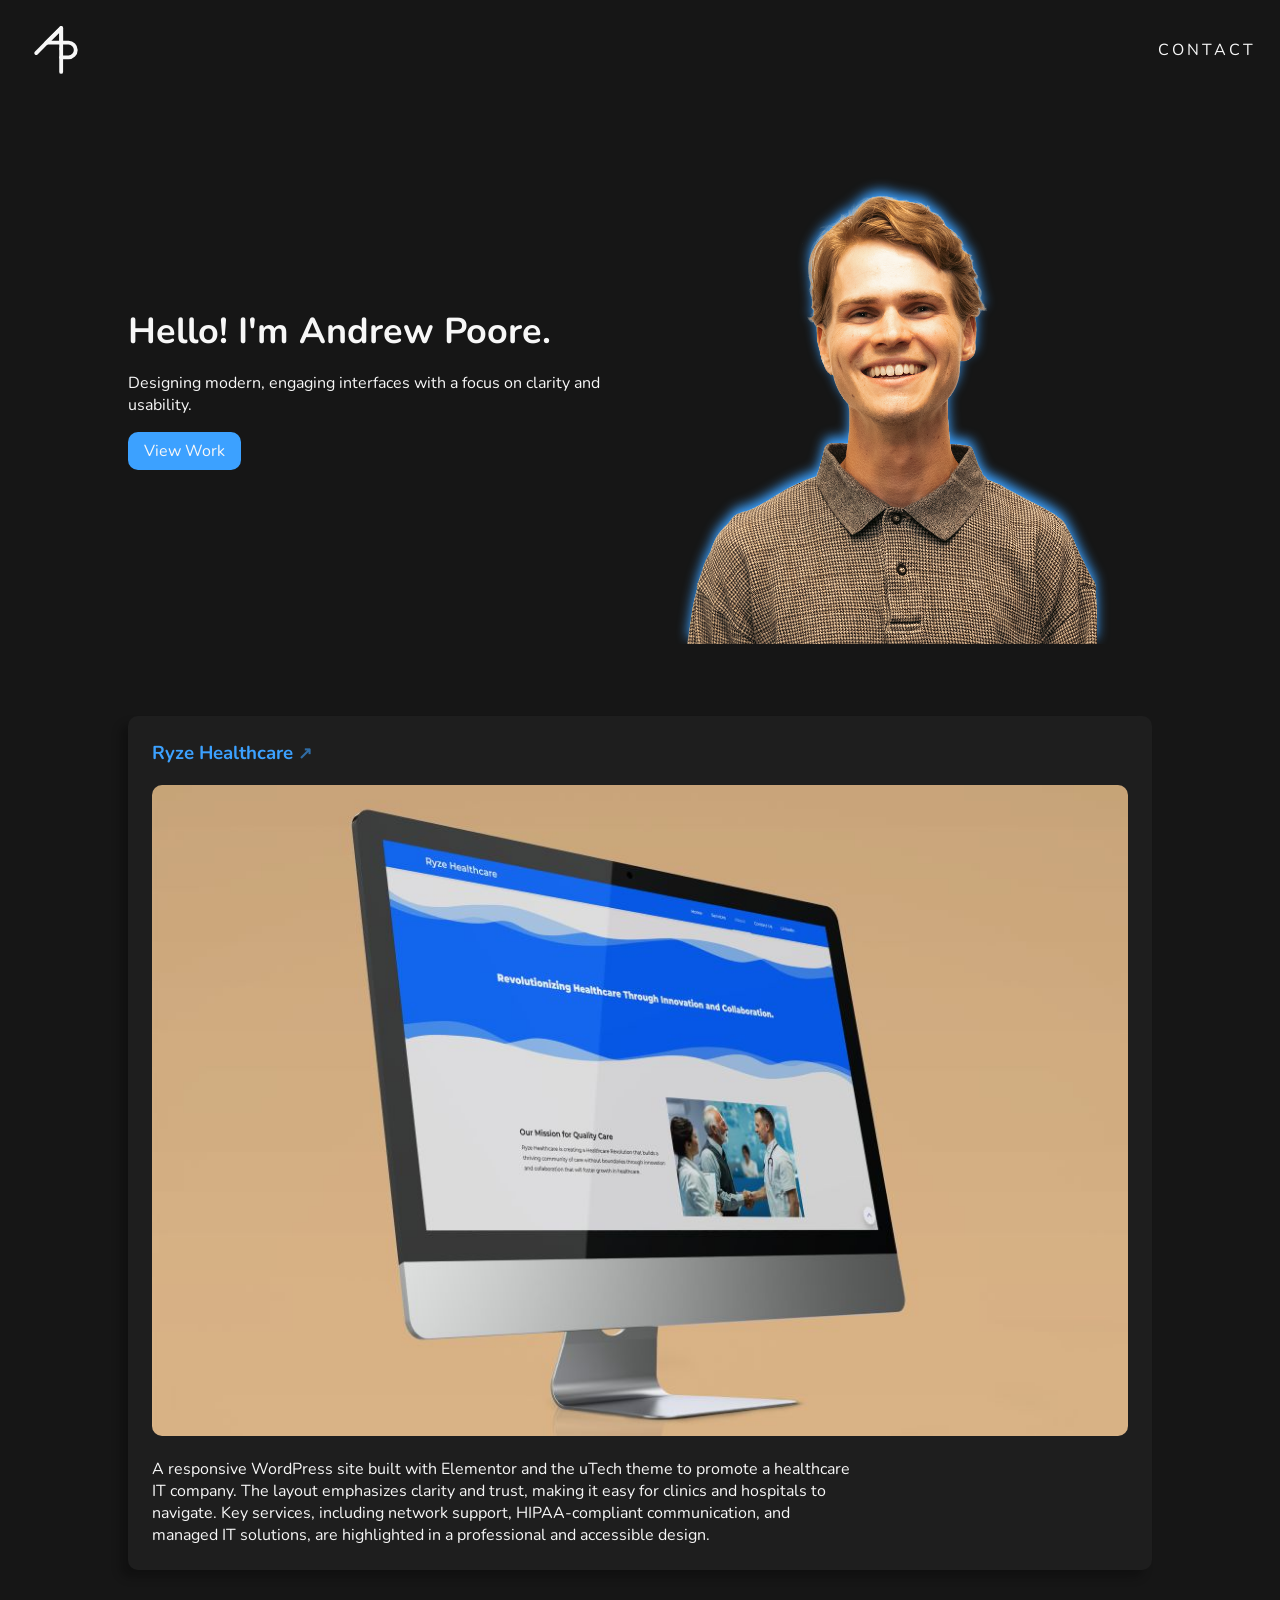
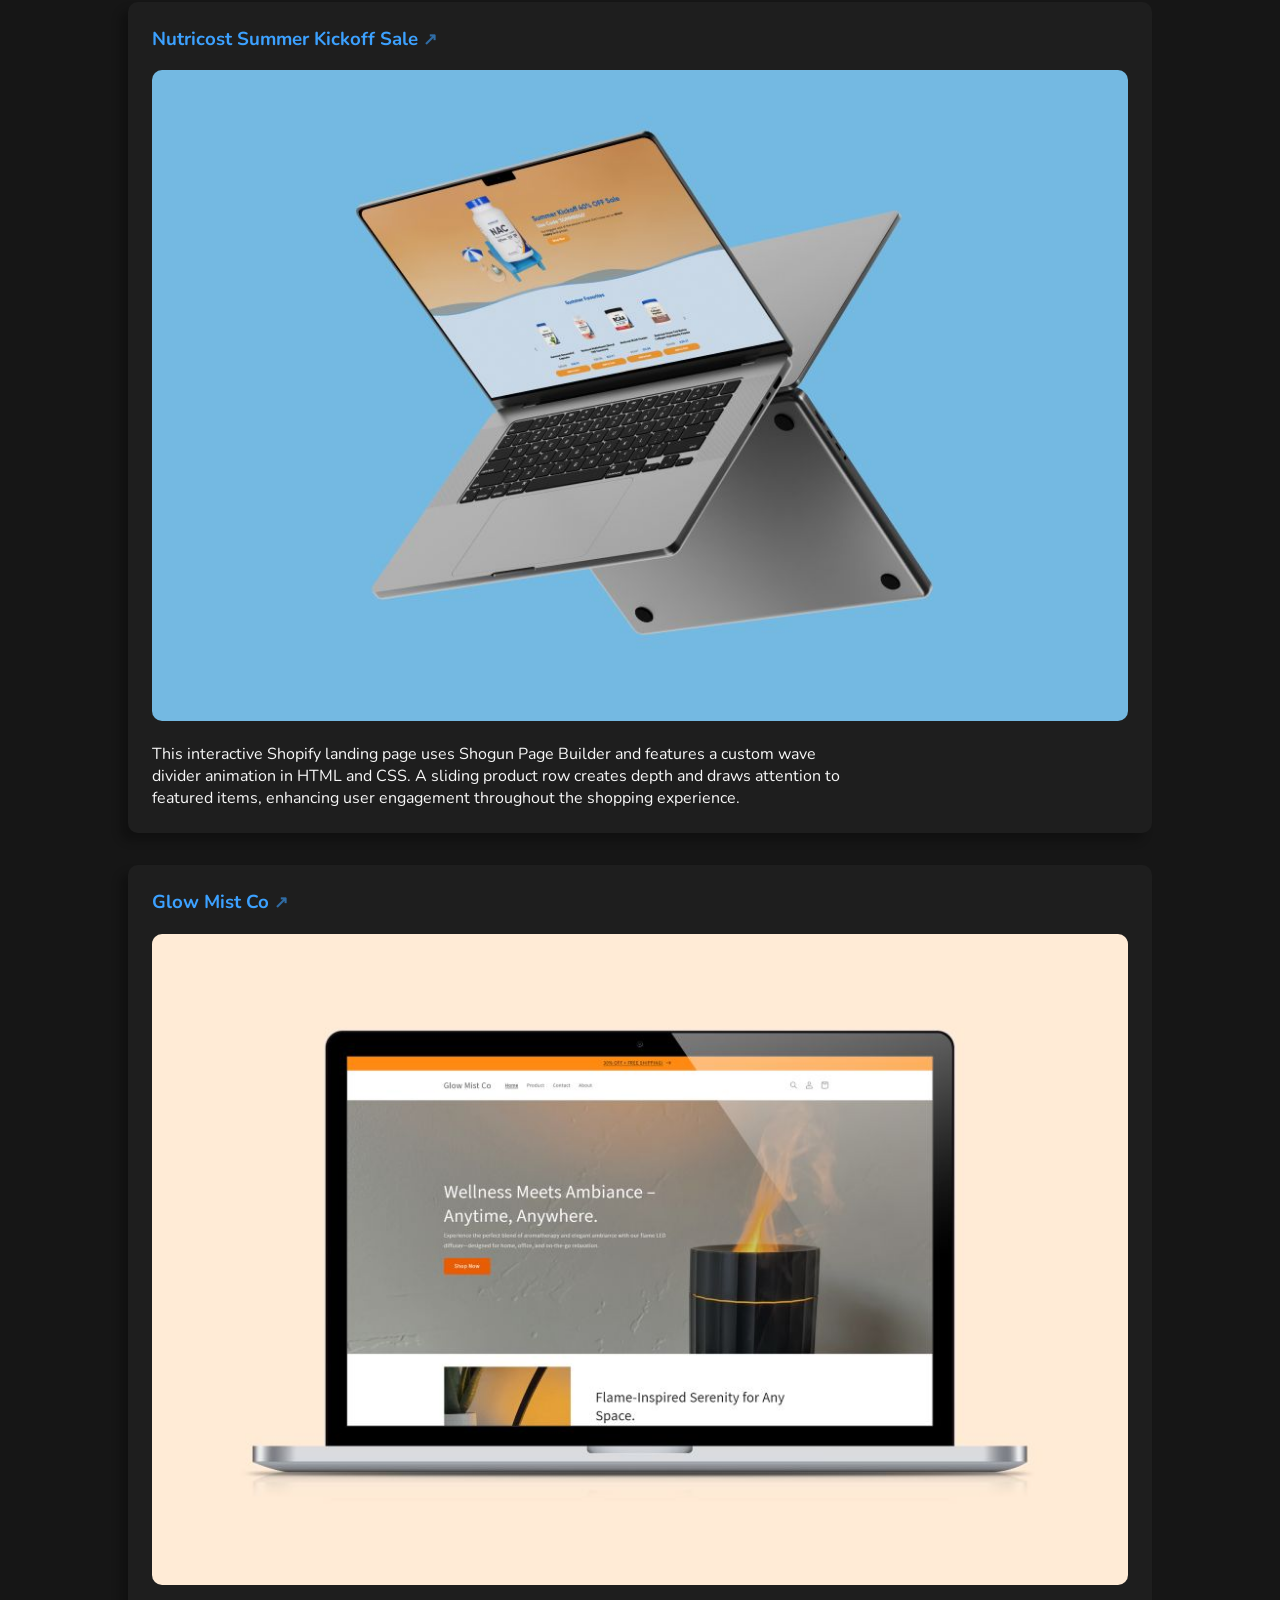
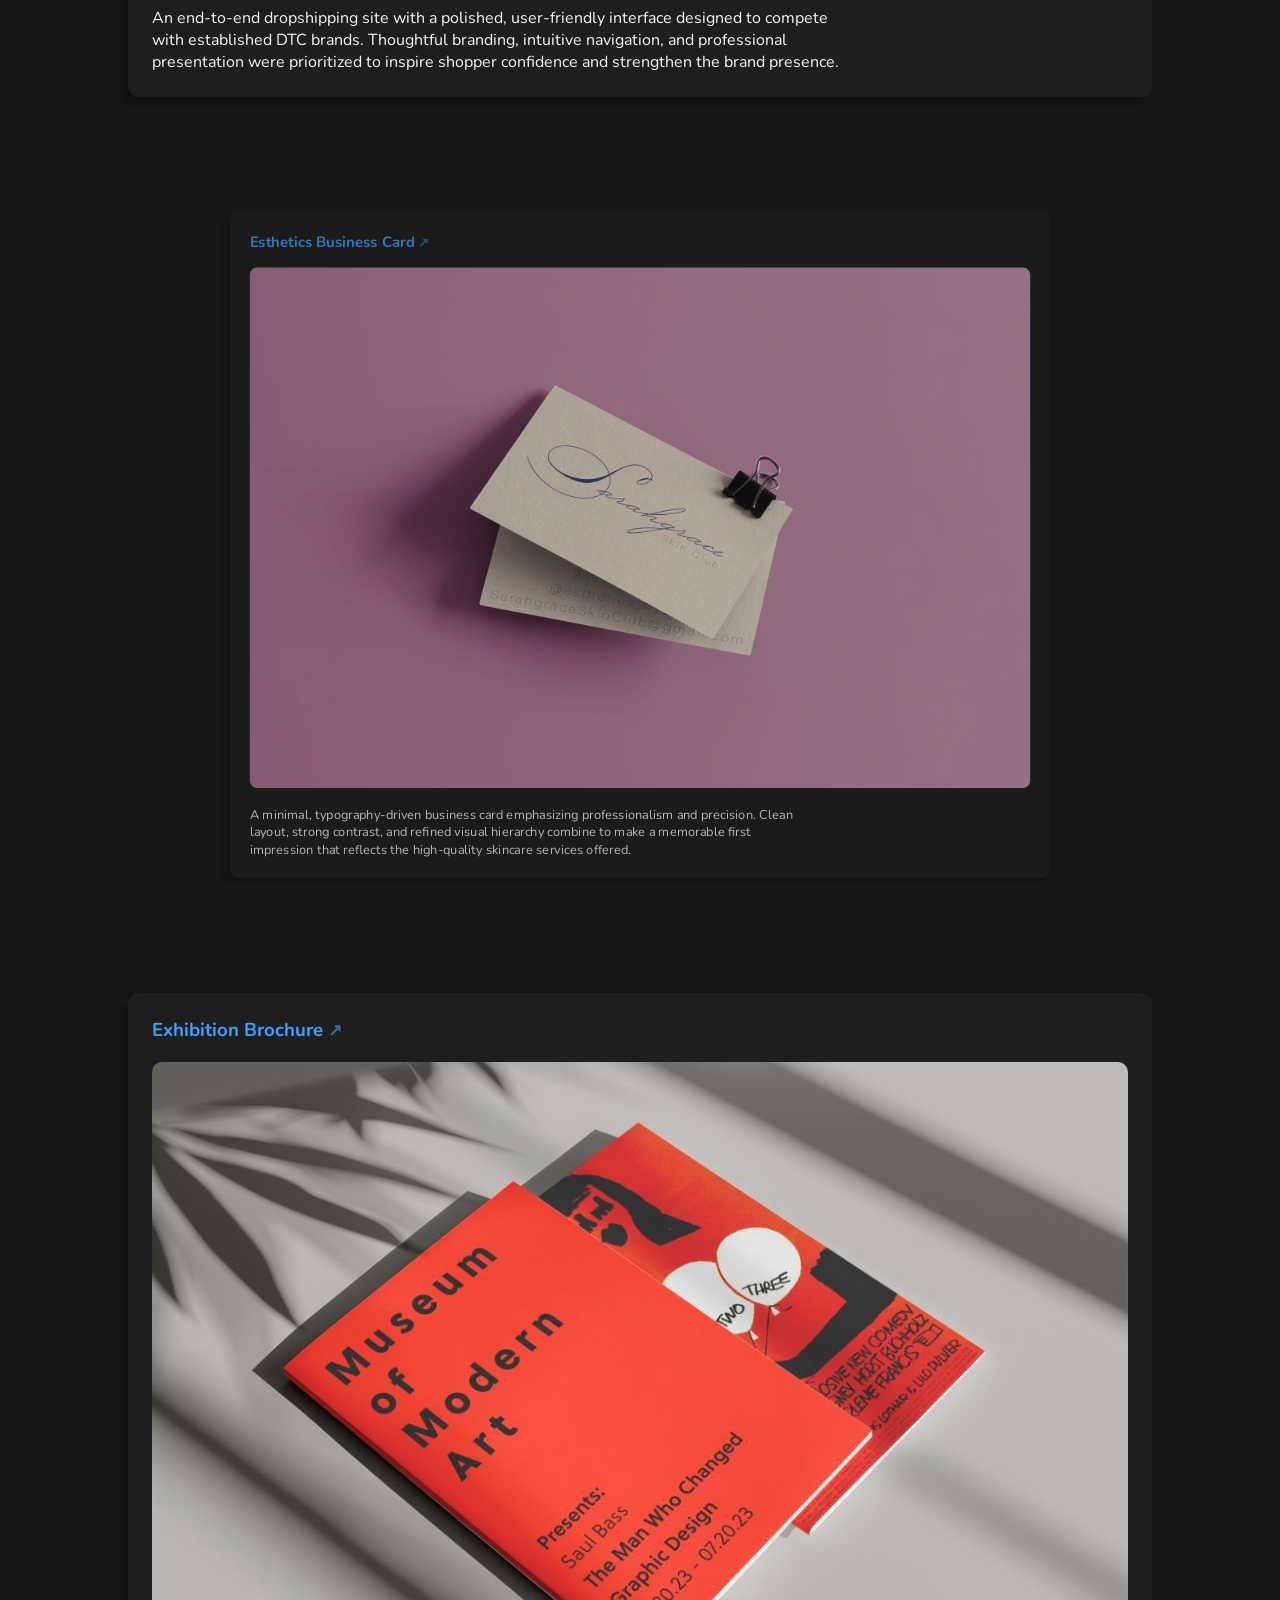
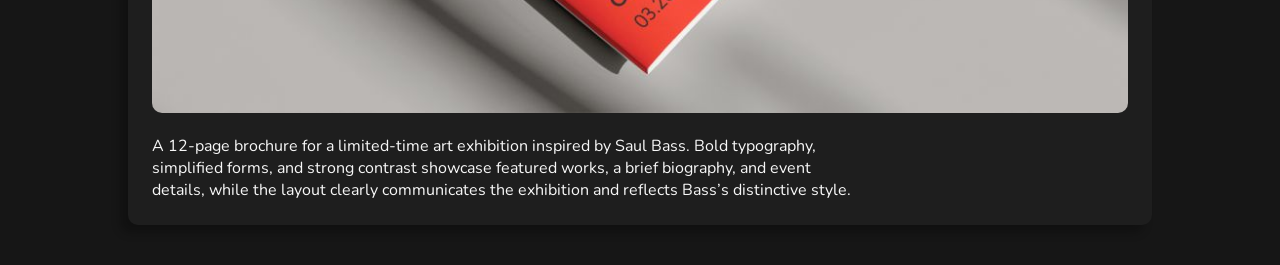
<file: index.html>
<!DOCTYPE html>
<html lang="en">

<head>
    <meta charset="UTF-8">
    <meta name="viewport" content="width=device-width, initial-scale=1.0">
    <meta property="og:image" content="assets/og-img.png">
    <title>Home | Andrew Poore</title>
    <link rel="stylesheet" href="style.css">
    <link rel="icon" type="image/x-icon" href="assets/ap-monogram.ico">
</head>

<body>

    <header>
        <nav>
            <a id="monogram" href="index.html">
                <svg xmlns="http://www.w3.org/2000/svg" xmlns:xlink="http://www.w3.org/1999/xlink" version="1.1"
                    id="Layer_1" x="0px" y="0px" viewBox="0 0 1000 1000" style="enable-background:new 0 0 1000 1000;"
                    xml:space="preserve">
                    <path class="st0"
                        d="M414.8,518.9c0,75.5-61.2,136.7-136.7,136.7c-75.5,0-136.7-61.2-136.7-136.7c0-75.5,61.2-136.7,136.7-136.7  C353.6,382.2,414.8,443.4,414.8,518.9z" />
                    <path class="st0"
                        d="M141.4,792.3c0-75.5,61.2-136.7,136.7-136.7c75.5,0,136.7,61.2,136.7,136.7c0,75.5-61.2,136.7-136.7,136.7  C202.6,929,141.4,867.8,141.4,792.3z" />
                    <path class="st2"
                        d="M580.7,385.9h114.1h0c63,0,114.1,51.1,114.1,114.1v0c0,63-51.1,114.1-114.1,114.1h0H580.7V480.4" />
                    <line class="st2" x1="580.7" y1="842.4" x2="580.7" y2="614.1" />
                    <polygon class="st2" points="580.7,157.6 580.7,385.9 352.4,385.9 " />
                    <line class="st2" x1="352.4" y1="385.9" x2="580.7" y2="157.6" />
                    <line class="st2" x1="191" y1="547.3" x2="352.4" y2="385.9" />
                    <line class="st2" x1="580.7" y1="480.4" x2="580.7" y2="157.6" />
                </svg>
            </a>
            <div class="menu-links">
                <a class="menu-item" href="contact.html">CONTACT</a>
            </div>
        </nav>
    </header>

    <div class="hero-ctn">
        <div class="hero">
            <div class="hero-text">
                <h1>Hello! I'm Andrew Poore.</h1>
                <p>Designing modern, engaging interfaces with a focus on clarity and usability.</p>
                <a id="cta" href="#work">View Work</a>
            </div>
            <img id="hero-img" src="assets/portrait.png">
        </div>
    </div>

    <main class="gallery" id="work">

        <div class="card">
            <a href="https://www.behance.net/gallery/226958779/Modern-Web-Design-for-a-Healthcare-IT-Brand"
                target="_blank">
                <div>
                    <h3 class="card-title">Ryze Healthcare<span class="external-link-icon"> ↗</span>
                    </h3>
                    <img src="assets/rhc-mockup.jpg" alt="Ryze Healthcare Mockup"></img>
                </div>
            </a>
            <p>A responsive WordPress site built with Elementor and the uTech theme to promote a healthcare IT company.
                The layout emphasizes clarity and trust, making it easy for clinics and hospitals to navigate. Key
                services, including network support, HIPAA-compliant communication, and managed IT solutions, are
                highlighted in a professional and accessible design.
            </p>
        </div>

        <div class="card">
            <a href="https://www.behance.net/gallery/228680949/High-Converting-Shopify-Landing-Page-Nutricost"
                target="_blank">
                <div>
                    <h3 class="card-title">Nutricost Summer Kickoff Sale<span class="external-link-icon"> ↗</span>
                    </h3>
                    <img src="assets/ntc-mockup.jpg" alt="Nutricost Summer Sale Mockup"></img>
                </div>
            </a>
            <p>This interactive Shopify landing page uses Shogun Page Builder and features a custom wave divider
                animation in HTML and CSS. A sliding product row creates depth and draws attention to featured items,
                enhancing user engagement throughout the shopping experience.</p>
        </div>

        <div class="card">
            <a href="https://www.behance.net/gallery/223082425/Wellness-E-Commerce-Website-UXUI-Brand-Design"
                target="_blank">
                <div>
                    <h3 class="card-title">Glow Mist Co<span class="external-link-icon"> ↗</span>
                    </h3>
                    <img src="assets/gmc-mockup.jpg" alt="Glow Mist Co Home Page Mockup"></img>
                </div>
            </a>
            <p>An end-to-end dropshipping site with a polished, user-friendly interface designed to compete with
                established DTC brands. Thoughtful branding, intuitive navigation, and professional presentation were
                prioritized to inspire shopper confidence and strengthen the brand presence.</p>
        </div>

        <div class="card">
            <a href="https://www.behance.net/gallery/192209465/Business-Card-Typography-Design" target="_blank">
                <div>
                    <h3 class="card-title">Esthetics Business Card<span class="external-link-icon"> ↗</span>
                    </h3>
                    <img src="assets/sgsc-mockup.jpg" alt="Esthetics Business Card Mockup"></video>
                </div>
            </a>
            <p>A minimal, typography-driven business card emphasizing professionalism and precision. Clean layout,
                strong contrast, and refined visual hierarchy combine to make a memorable first impression that reflects
                the high-quality skincare services offered.</p>
        </div>

        <div class="card">
            <a href="https://www.behance.net/gallery/169099021/Exhibition-Brochure-Design" target="_blank">
                <div>
                    <h3 class="card-title">Exhibition Brochure<span class="external-link-icon"> ↗</span>
                    </h3>
                    <img src="assets/art-exhibition-mockup.jpg" alt="Exhibition Brochure Mockup"></img>
                </div>
            </a>
            <p>A 12-page brochure for a limited-time art exhibition inspired by Saul Bass. Bold typography, simplified
                forms, and strong contrast showcase featured works, a brief biography, and event details, while the
                layout clearly communicates the exhibition and reflects Bass’s distinctive style.</p>
        </div>

    </main>

    <script>
        const cards = document.querySelectorAll('.card');

        const observer = new IntersectionObserver((entries) => {
            entries.forEach(entry => {
                if (entry.isIntersecting) {
                    entry.target.classList.add('in-view');
                    observer.unobserve(entry.target);
                }
            });
        }, {
            threshold: 0.75
        });

        cards.forEach(card => observer.observe(card));
    </script>
</body>

</html>
</file>
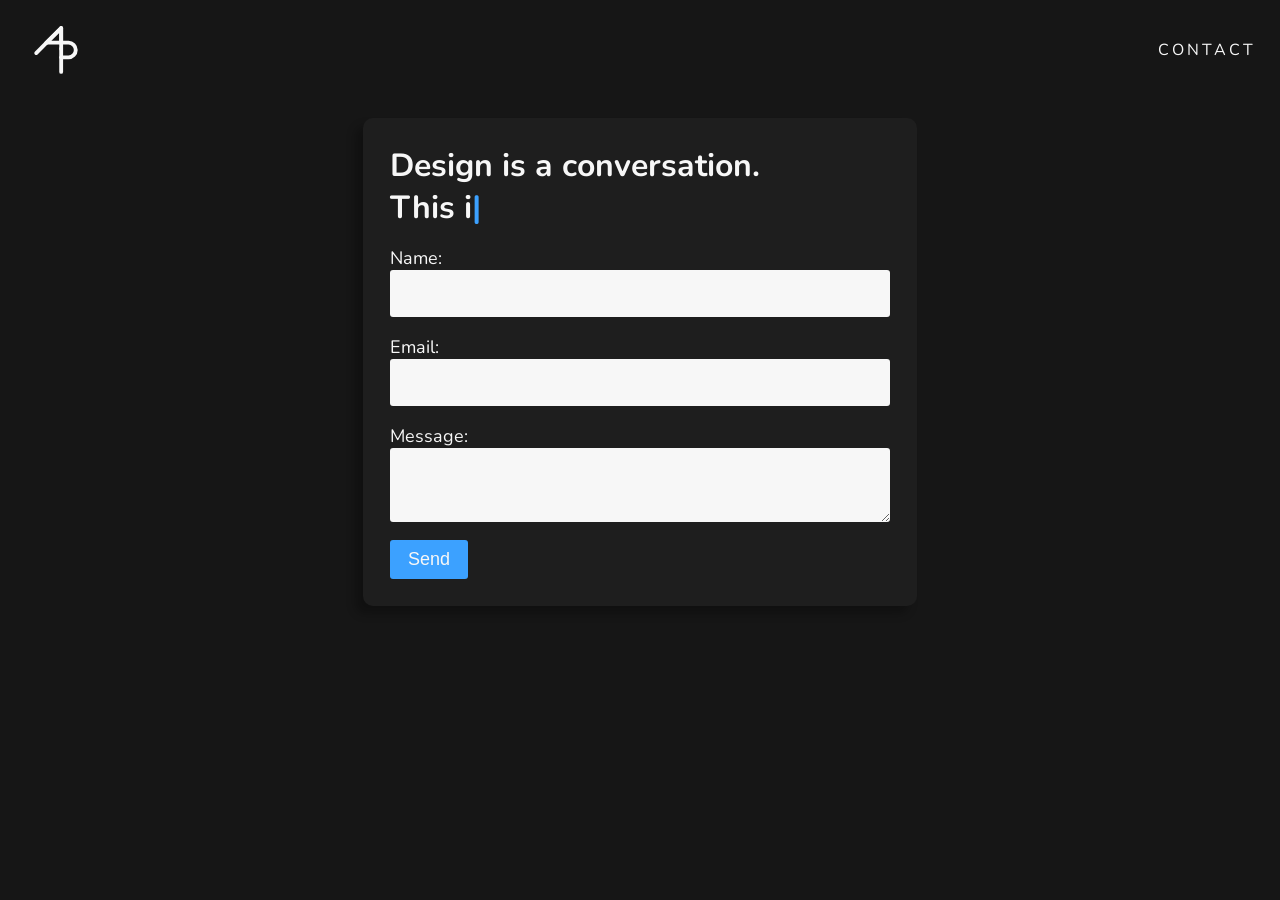
<file: contact.html>
<!DOCTYPE html>
<html lang="en">

<head>
    <meta charset="UTF-8">
    <meta name="viewport" content="width=device-width, initial-scale=1.0">
    <meta property="og:image" content="assets/og-img.png">
    <title>Contact | Andrew Poore</title>
    <link rel="icon" type="image/x-icon" href="assets/ap-monogram.ico">
    <link rel="stylesheet" href="style.css">
</head>

<body>

    <header>
        <nav>
            <a id="monogram" href="index.html">
                <svg xmlns="http://www.w3.org/2000/svg" xmlns:xlink="http://www.w3.org/1999/xlink" version="1.1"
                    id="Layer_1" x="0px" y="0px" viewBox="0 0 1000 1000" style="enable-background:new 0 0 1000 1000;"
                    xml:space="preserve">
                    <path class="st0"
                        d="M414.8,518.9c0,75.5-61.2,136.7-136.7,136.7c-75.5,0-136.7-61.2-136.7-136.7c0-75.5,61.2-136.7,136.7-136.7  C353.6,382.2,414.8,443.4,414.8,518.9z" />
                    <path class="st0"
                        d="M141.4,792.3c0-75.5,61.2-136.7,136.7-136.7c75.5,0,136.7,61.2,136.7,136.7c0,75.5-61.2,136.7-136.7,136.7  C202.6,929,141.4,867.8,141.4,792.3z" />
                    <path class="st2"
                        d="M580.7,385.9h114.1h0c63,0,114.1,51.1,114.1,114.1v0c0,63-51.1,114.1-114.1,114.1h0H580.7V480.4" />
                    <line class="st2" x1="580.7" y1="842.4" x2="580.7" y2="614.1" />
                    <polygon class="st2" points="580.7,157.6 580.7,385.9 352.4,385.9 " />
                    <line class="st2" x1="352.4" y1="385.9" x2="580.7" y2="157.6" />
                    <line class="st2" x1="191" y1="547.3" x2="352.4" y2="385.9" />
                    <line class="st2" x1="580.7" y1="480.4" x2="580.7" y2="157.6" />
                </svg>
            </a>
            <div class="menu-links">
                <a class="menu-item" href="contact.html">CONTACT</a>
            </div>
        </nav>
    </header>

    <div class="form-ctn">
        <form action="https://formsubmit.co/1227096b5bca97c965f0b5b3604bbf89" method="POST">

            <h1 class="heading">
                Design is a conversation.<br />
                <span id="typed-content"></span><span id="cursor">|</span>
            </h1>


            <input type="hidden" name="_next" value="https://andrewpoore.github.io/portfolio/thanks.html">

            <div class="input">
                <label for="name">Name:</label>
                <input id="name" type="text" name="name" required>
            </div>

            <div class="input">
                <label for="email">Email:</label>
                <input id="email" type="email" name="email" required>
            </div>

            <div class="input">
                <label for="message">Message:</label>
                <textarea id="message" name="Message" required></textarea>
            </div>

            <button id="contact-btn" type="submit">Send</button>

        </form>
    </div>

    <script>
        const message = "This is where it starts.";
        const typedContent = document.getElementById("typed-content");
        const cursor = document.getElementById("cursor");
        let index = 0;
        const speed = 100;
        const delayBeforeTyping = 500;

        function type() {
            if (index < message.length) {
                typedContent.textContent += message.charAt(index);
                index++;
                setTimeout(type, speed);
            } else {
                // Optional: stop cursor blinking
                // cursor.style.animation = 'none';
            }
        }

        setTimeout(type, delayBeforeTyping);
    </script>

</body>

</html>
</file>
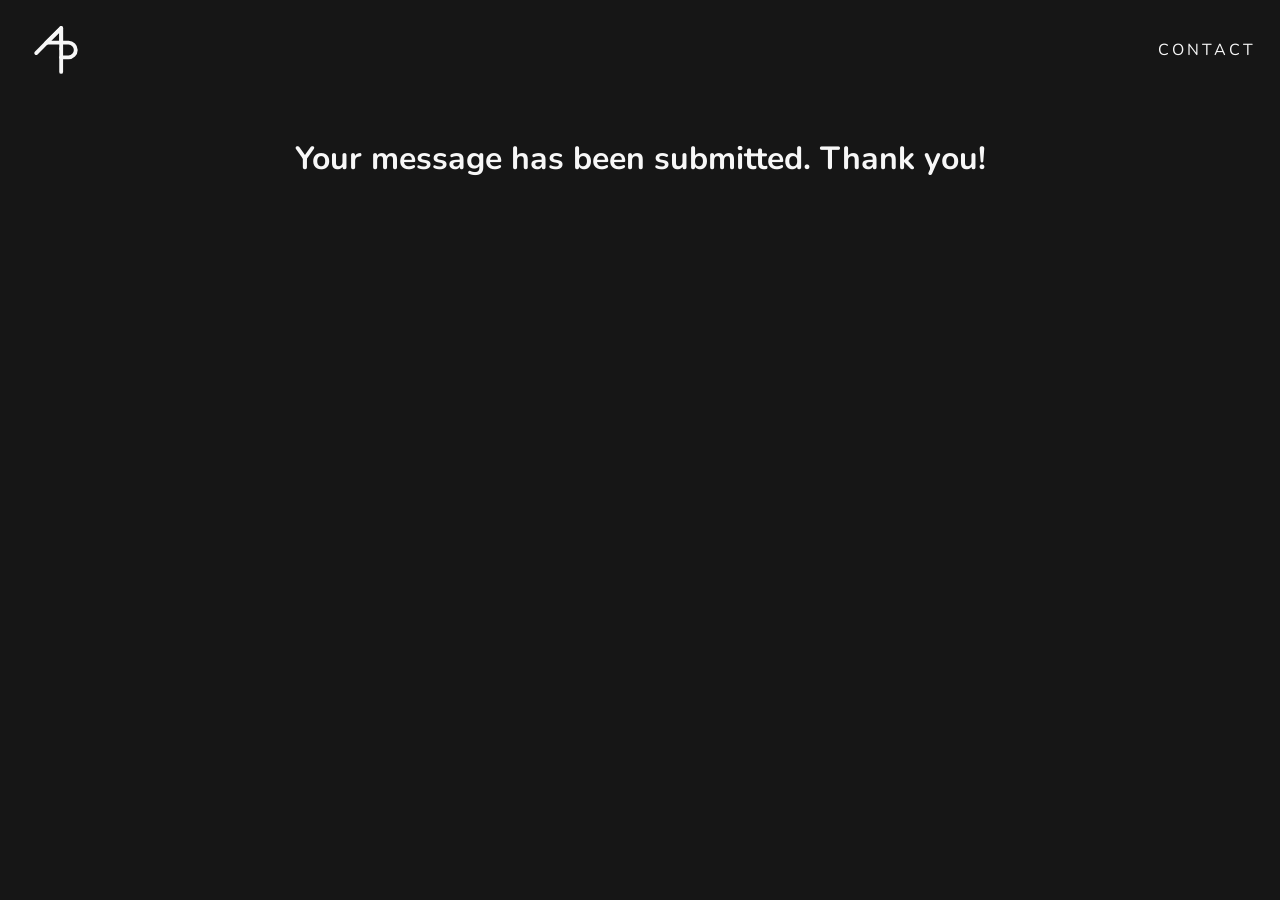
<file: thanks.html>
<!DOCTYPE html>
<html lang="en">

<head>
    <meta charset="UTF-8">
    <meta name="viewport" content="width=device-width, initial-scale=1.0">
    <meta property="og:image" content="assets/og-img.png">
    <title>Thanks</title>
    <link rel="icon" type="image/x-icon" href="assets/ap-monogram.ico">
    <link rel="stylesheet" href="style.css">
</head>

<body>

    <header>
        <nav>
            <a id="monogram" href="index.html">
                <svg xmlns="http://www.w3.org/2000/svg" xmlns:xlink="http://www.w3.org/1999/xlink" version="1.1"
                    id="Layer_1" x="0px" y="0px" viewBox="0 0 1000 1000" style="enable-background:new 0 0 1000 1000;"
                    xml:space="preserve">
                    <path class="st0"
                        d="M414.8,518.9c0,75.5-61.2,136.7-136.7,136.7c-75.5,0-136.7-61.2-136.7-136.7c0-75.5,61.2-136.7,136.7-136.7  C353.6,382.2,414.8,443.4,414.8,518.9z" />
                    <path class="st0"
                        d="M141.4,792.3c0-75.5,61.2-136.7,136.7-136.7c75.5,0,136.7,61.2,136.7,136.7c0,75.5-61.2,136.7-136.7,136.7  C202.6,929,141.4,867.8,141.4,792.3z" />
                    <path class="st2"
                        d="M580.7,385.9h114.1h0c63,0,114.1,51.1,114.1,114.1v0c0,63-51.1,114.1-114.1,114.1h0H580.7V480.4" />
                    <line class="st2" x1="580.7" y1="842.4" x2="580.7" y2="614.1" />
                    <polygon class="st2" points="580.7,157.6 580.7,385.9 352.4,385.9 " />
                    <line class="st2" x1="352.4" y1="385.9" x2="580.7" y2="157.6" />
                    <line class="st2" x1="191" y1="547.3" x2="352.4" y2="385.9" />
                    <line class="st2" x1="580.7" y1="480.4" x2="580.7" y2="157.6" />
                </svg>
            </a>
            <div class="menu-links">
                <a class="menu-item" href="contact.html">CONTACT</a>
            </div>
        </nav>
    </header>

    <main class="thanks">
        <h1>Your message has been submitted. Thank you!</h1>
    </main>

</body>

</html>
</file>
<file: style.css>
/* ! Base Styles */
@import url('https://fonts.googleapis.com/css2?family=Encode+Sans+Semi+Expanded:wght@100;200;300;400;500;600;700;800;900&family=Nunito:ital,wght@0,200..1000;1,200..1000&display=swap');

html {
    margin: 0;
    color: #f7f7f7;
    background-color: rgb(22, 22, 22);
    font-family: "Nunito", sans-serif;
    scrollbar-color: rgb(60, 161, 255) rgb(22, 22, 22);
    scroll-behavior: smooth;
}

body {
    margin: 0;
}

header {
    position: sticky;
    top: 0px;
    z-index: 1;
    max-width: 1440px;
    height: 100px;
    display: flex;
    margin: auto;
}

nav {
    width: 100%;
    margin: 0 auto;
    display: flex;
    justify-content: space-between;
    grid-template-columns: repeat(3, 1fr);
    letter-spacing: 3px;
}

nav a:active {
    color: rgb(60, 161, 255);
}

nav>a {
    margin-left: 1.5em;
}

.menu-item {
    display: inline-block;
    text-decoration: none;
    color: #f7f7f7;
    transition: transform 0.2s ease, color 0.2s ease;
}

.menu-item:hover {
    transform: scale(1.1);
    color: rgb(60, 161, 255);
}

span {
    margin: auto auto auto 1.5em;
}

svg {
    width: 64px;
    display: block;
    height: auto;
    margin: 0 auto;
}

.menu-links {
    margin: auto 1.5em auto auto;
    padding: 0;
    text-align: right;
}

.menu-padding {
    padding-right: 1em;
}

.st0 {
    display: none;
    fill: none;
    stroke: #000000;
    stroke-width: 30;
    stroke-linecap: round;
    stroke-linejoin: round;
    stroke-miterlimit: 10;
}

.st1 {
    fill: none;
    stroke: #000000;
    stroke-width: 30;
    stroke-linecap: round;
    stroke-linejoin: round;
    stroke-miterlimit: 10;
}

.st2 {
    fill: none;
    stroke: #f7f7f7;
    stroke-width: 60;
    stroke-linecap: round;
    stroke-linejoin: round;
    stroke-miterlimit: 10;
    transition-duration: .25s;
}

.st3 {
    fill: #f7f7f7;
}

svg {
    transition-duration: .2s;
}

svg:hover {
    cursor: pointer;
    transform: scale(1.5);
    transition: transform .2s ease;
}

svg:hover .st2 {
    stroke: rgb(60, 161, 255);
    transition-duration: .2s;
}

.menu-item:hover {
    color: rgb(60, 161, 255);
    transition-duration: .2s;
}

#monogram {
    display: flex;
}

main {
    max-width: 1024px;
    margin: auto;
    display: flex;
    flex-direction: column;
    align-items: center;
}

.h1 {
    width: 100%;
}

/*! Index */
#cta-btn {
    background-color: rgb(60, 161, 255);
    color: rgb(22, 22, 22);
    text-decoration: none;
    padding: 1em 2em;
    border-style: none;
    border-radius: 30px;
    font-family: "Nunito", sans-serif;
    font-weight: bold;
}

#cta-btn:hover {
    cursor: pointer;
    scale: 1.1;
    transition-duration: .25s;
}

#cta-btn:active {
    scale: 1;
    transition-duration: .25s;
}

/* ! Work */
img {
    max-width: 100%;
}

.gallery {
    padding: 1.5em;
}

.gallery video {
    max-width: 100%;
    pointer-events: none;
}

.gallery a {
    color: #f7f7f7;
}

.gallery a:first-child {
    margin-top: 0;
}

.gallery a:last-child {
    margin-bottom: 0;
}

.gallery p {
    max-width: 700px;
    margin-bottom: 0;
}

.gallery h3 {
    margin-top: 0;
}

.card {
    background-color: rgb(30, 30, 30);
    margin: 1em 0;
    padding: 1.5em;
    border-radius: 10px;
    box-shadow: -8px 8px 8px rgba(0, 0, 0, 0.25);
}

.card img {
    border-radius: 10px;
}

.card a:active {
    color: rgb(60, 161, 255);
}

.card a {
    text-decoration: none;
}

.card-title {
    color: #3ca1ff;
    transform-origin: left center;
    transition-duration: .2s;
}

.card-title:hover,
.card-title:active {
    text-decoration: underline;
    color: rgba(60, 161, 255, .6);
    transition-duration: .2s;
    scale: 1.1;
}

/* ! About */
.about-main {
    margin: 2em;
}

.about-ctn {
    max-width: 650px;
    margin: 0 2em;
}

.about {
    font-size: 1.3em;
    display: flex;
    justify-self: center;
}

@keyframes fadeIn {
    to {
        opacity: 1;
    }
}

/* ! Contact Page */
.heading {
    font-size: 2rem;
    color: #f7f7f7;
    max-width: 600px;
    margin: 2rem auto;
    white-space: normal;
    overflow-wrap: break-word;
    text-align: left;
    line-height: 1.3;
    position: relative;
    margin: 0;
}

#typed-content,
#cursor {
    font-size: 2rem;
    vertical-align: bottom;
    margin: 0;
}

#cursor {
    animation: blink-caret 1s step-start infinite;
    user-select: none;
    color: rgb(60, 161, 255);
}

@keyframes blink-caret {

    0%,
    50% {
        opacity: 1;
    }

    51%,
    100% {
        opacity: 0;
    }
}

form {
    max-width: 500px;
    margin: 1em auto;
    background-color: rgb(30, 30, 30);
    padding: 1.5em;
    border-radius: 10px;
    box-shadow: -8px 8px 8px rgba(0, 0, 0, 0.25);
    animation: hoverLanding 0.9s ease-out forwards;
    transform-origin: center center;
}

.form-ctn {
    margin: 0 1em;
}

form,
#contact-btn {
    font-size: 18px;
}

form,
.input {
    display: flex;
    flex-direction: column;
}

form input,
textarea {
    background-color: #f7f7f7;
    border-style: none;
    color: rgb(22, 22, 22);
    font-family: "Nunito", sans-serif;
    font-size: 20px;
    border-radius: 3px;
    padding: .5em;
}

form input,
textarea {
    outline-color: #3ca1ff;
}

textarea {
    resize: vertical;
}

.input,
#contact-btn {
    margin-top: 1em;
}

#contact-btn {
    align-self: flex-start;
    text-align: left;
    padding: .5em 1em;
    border-radius: 3px;
    border-style: none;
    color: #f7f7f7;
    background-color: rgb(60, 161, 255);
    transition-duration: .3s;
}

#contact-btn:hover {
    cursor: pointer;
    scale: 1.1;
    transition-duration: .3s;
}

.thanks {
    max-width: 1000px;
    padding: 1em;
}

@keyframes hoverLanding {
    0% {
        transform: translateY(40px) scale(1.15);
        opacity: 0;
        filter: blur(2px);
        box-shadow: -12px 12px 20px rgba(0, 0, 0, 0.45);
    }

    60% {
        transform: translateY(0px) scale(1);
        opacity: 1;
        filter: blur(0.5px);
        box-shadow: -10px 10px 14px rgba(0, 0, 0, 0.3);
    }

    100% {
        filter: blur(0);
        box-shadow: -8px 8px 8px rgba(0, 0, 0, 0.25);
    }
}

/* ! Hero Section */
.hero {
    max-width: 1024px;
    display: grid;
    grid-template-columns: 1fr 1fr;
    margin: 2em;
    width: 100%;
    overflow: hidden;
}

.hero-bg-animation {
    width: 100%;
    height: 100%;
    z-index: 0;
    pointer-events: none;
    object-fit: cover;
    opacity: .1;
    animation: fadeIn 2s ease-in-out forwards;
}

.hero-content {
    position: relative;
    z-index: 1;
    text-align: center;
    color: #f7f7f7;
    display: flex;
    flex-direction: column;
    justify-content: center;
    align-items: center;
    height: 100%;
    padding: 0 2rem;
    text-shadow: -10px 10px 15px rgba(0, 0, 0, .5);
}

/* ! Scroll Scaling */
.card {
    transform: scale(0.8);
    opacity: 0.7;
    transition: transform 0.4s ease, opacity 0.4s ease;
}

.card.in-view {
    transform: scale(1);
    opacity: 1;
}

.card:active {
    background-color: rgb(40, 40, 40);
    transition: background-color 0.2s ease;
}

.card-title span {
    margin: 0;
}

.external-link-icon {
    font-size: 0.9em;
    margin-left: 0.3em;
    opacity: 0.6;
}

.card a:hover .external-link-icon {
    opacity: 1;
}

/* ! Hero Changes */
.hero-ctn {
    display: flex;
    justify-content: space-around;
}

.hero-text {
    display: flex;
    flex-direction: column;
    justify-content: center;
    align-items: flex-start;
}

.hero-text h1 {
    font-size: 36px;
    margin: 0;
}

#cta {
    text-decoration: none;
    background-color: #3ca1ff;
    color: #f7f7f7;
    padding: .5em 1em;
    flex-grow: 0;
    border-radius: 10px;
    transform-origin: left center;
    transition-duration: .2s;
}

#cta:hover {
    transition-duration: .2s;
    scale: 1.1;
    background-color: rgba(60, 161, 255, .8);
}

#hero-img {
    width: 100%;
    height: auto;
    object-fit: contain;
    display: block;
    opacity: .1;
    animation: fadeIn 2s ease-in-out forwards;
    filter: drop-shadow(0px -6px 6px #3ca1ff);
}

/* !Mobile Media Query */
@media screen and (max-width: 650px) {
    .hero {
        display: flex;
        flex-direction: column-reverse;
    }
}
</file>
